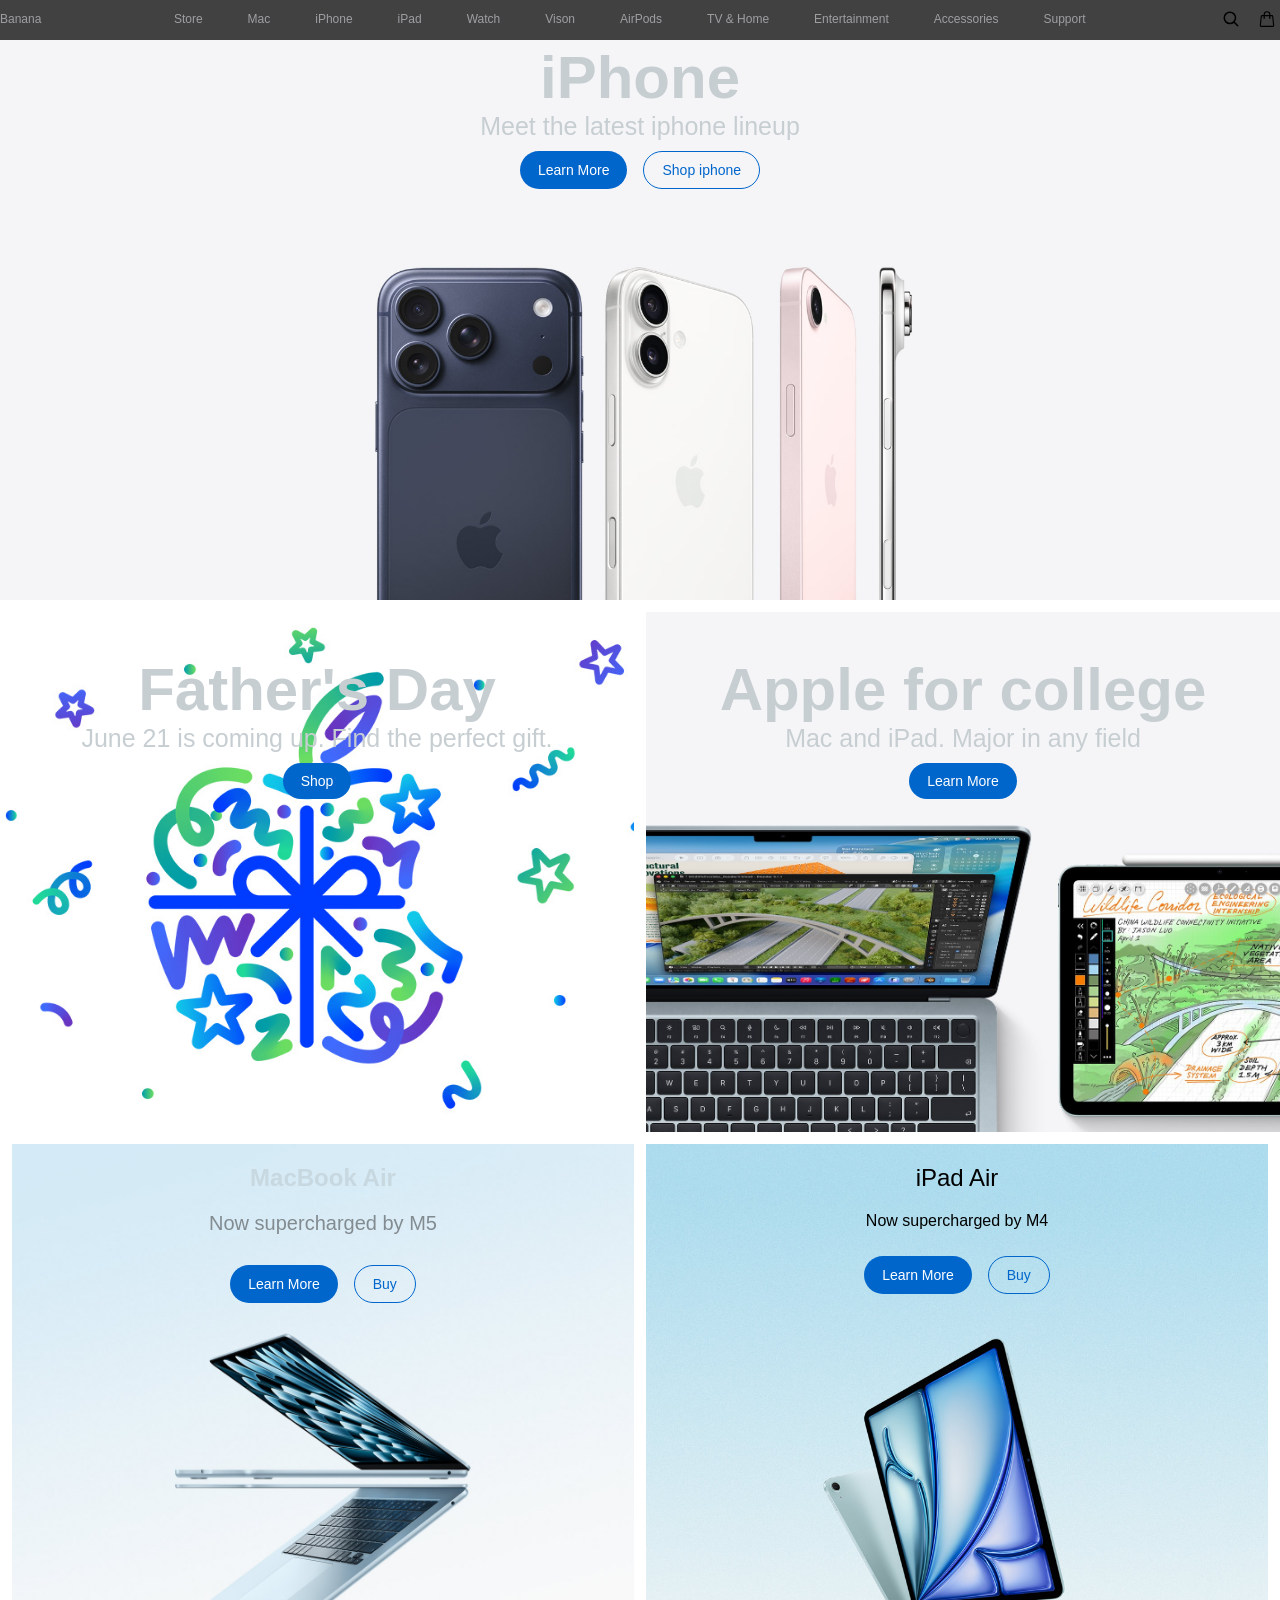
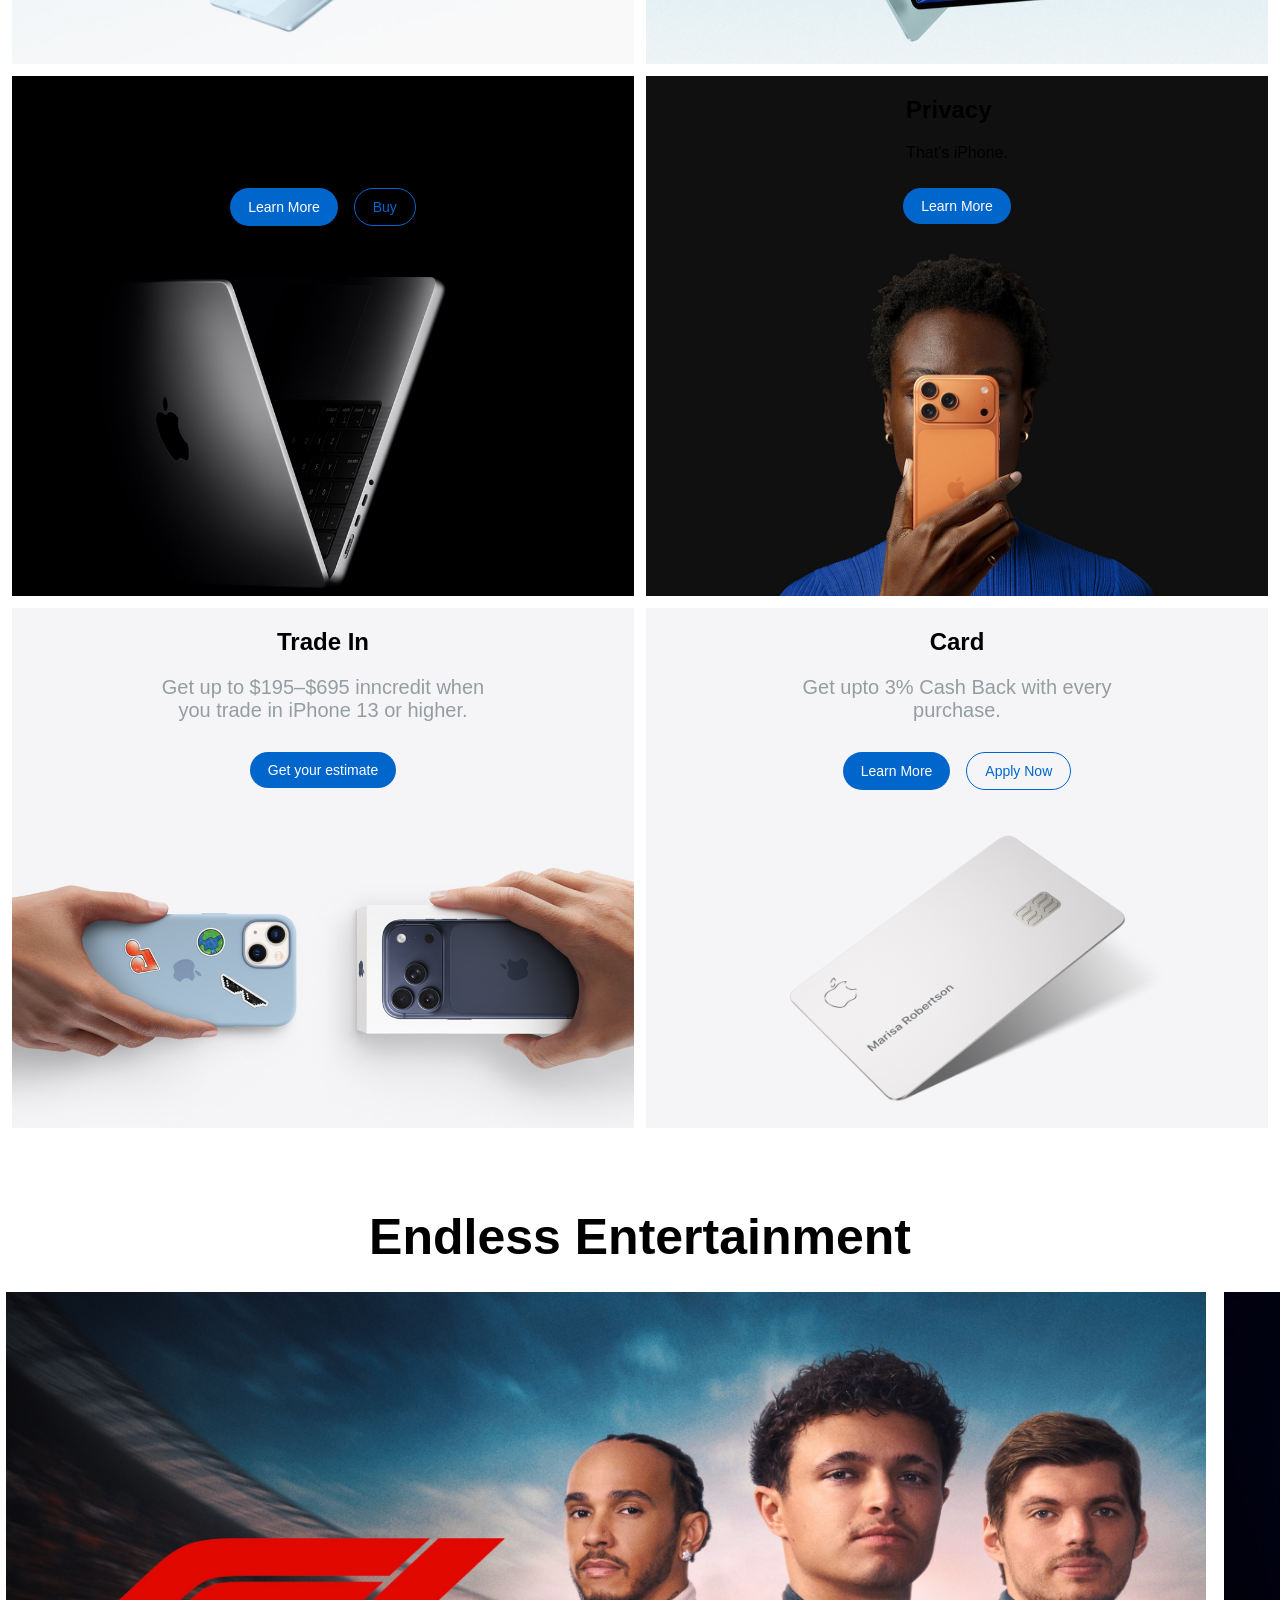
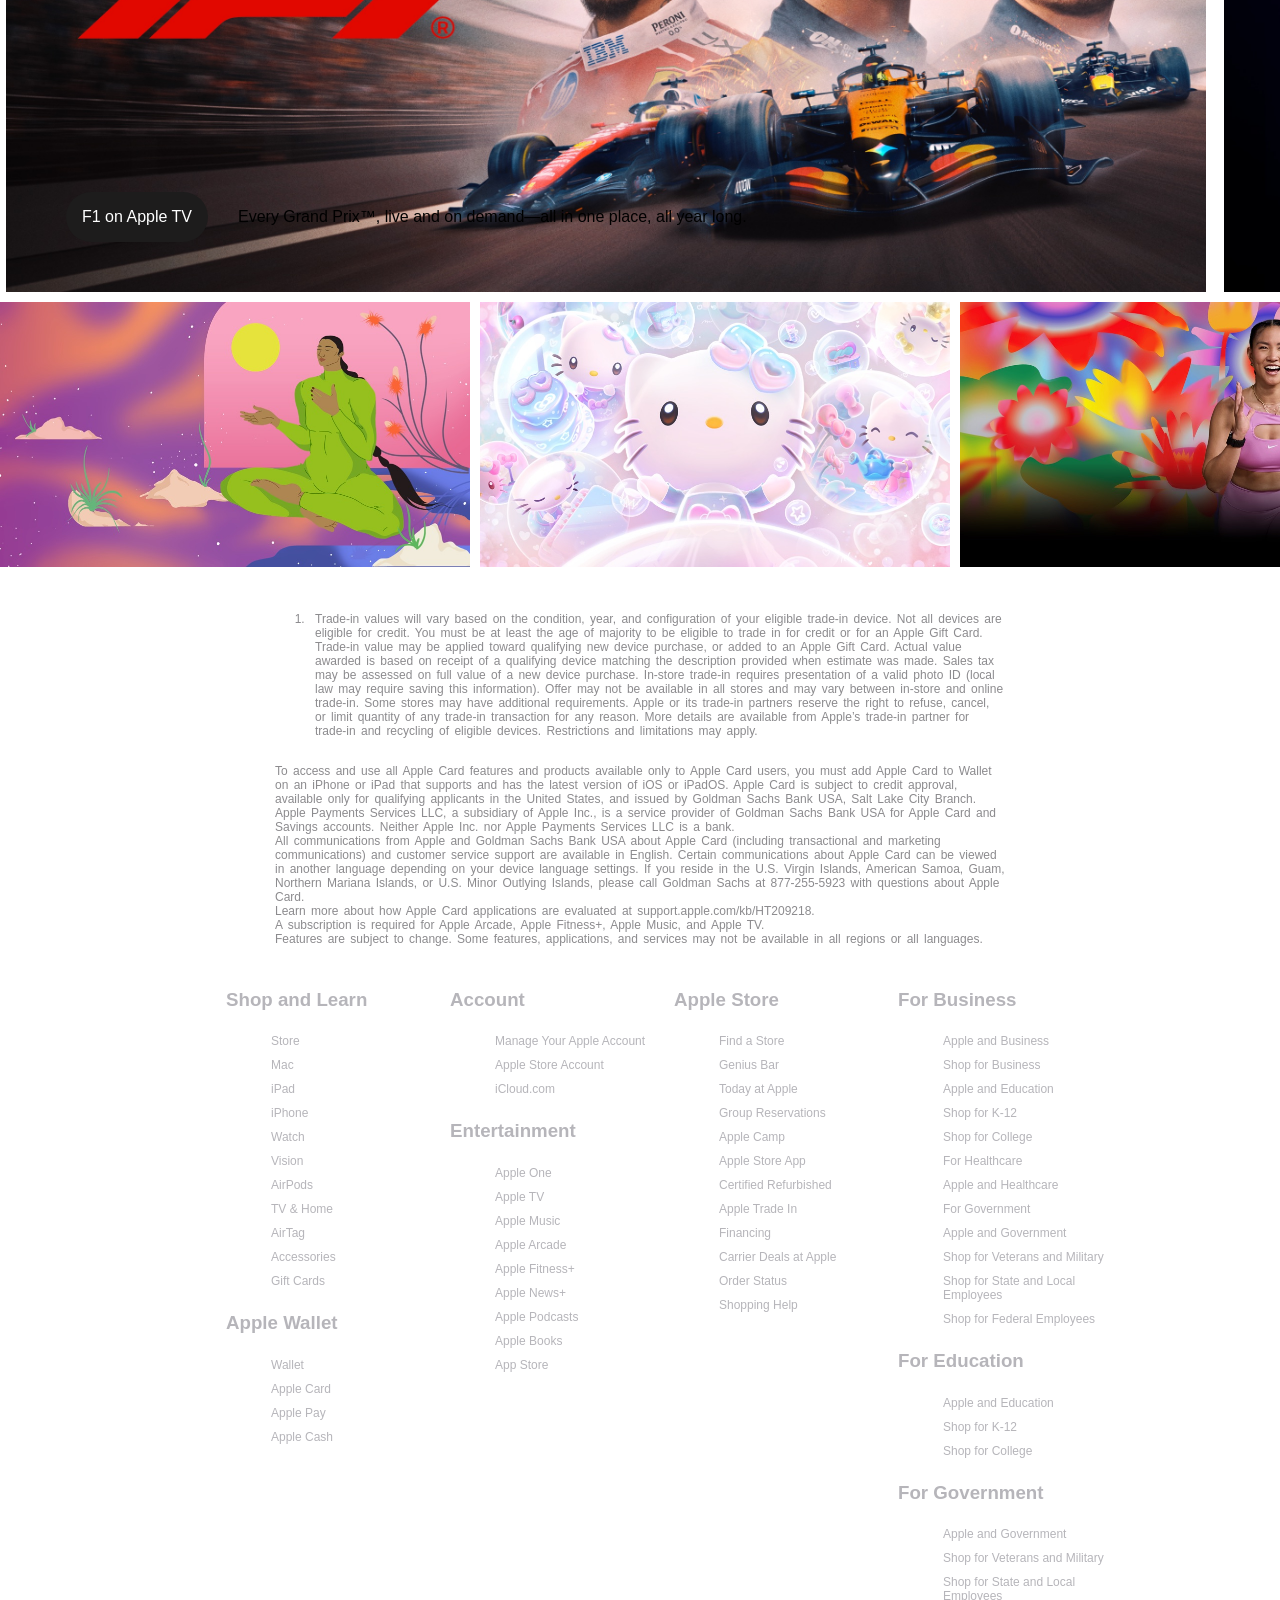
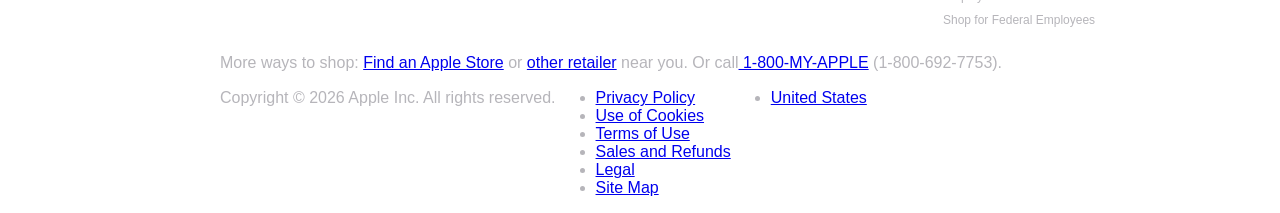
<file: html/index.html>
<!DOCTYPE html>
<html lang="en">
<head>
    <meta charset="UTF-8">
    <meta name="viewport" content="width=device-width, initial-scale=1.0">
    <link rel="stylesheet" href="https://fonts.googleapis.com/css?family=Lato" />
    <link rel="stylesheet" href="/css/main.css">
    <link rel="stylesheet" href="/css/header.css">
    <link rel="stylesheet" href="/css/hero.css">
    <link rel="stylesheet" href="/css/promo.css">
    <link rel="stylesheet" href="/css/footer.css">
    <link rel="stylesheet" href="/css/endlessentertainment.css">
    <link rel="preconnect" href="https://fonts.googleapis.com">
    <link rel="preconnect" href="https://fonts.gstatic.com" crossorigin>
    

    <title>Banana</title>
</head>
<body>
    <header>
            <nav class="navbar">
                <div class="logo">
                    <a href="index.html">Banana</a>
                </div>
                <div class="navlinks">
                    <ul>
                        <li class="storeitem">
                            <a href="store.html">Store</a>
                            <div class="storedropdown">
                            <div class="storedropdown_container">
                                <div class="column">
                                    <p>Shop</p>
                                    <div class="columnitems">
                                    <a class="big" href="#">Shop the Latest</a>
                                    <a class="big" href="#">Mac</a>
                                    <a class="big" href="#">iPad</a>
                                    <a class="big" href="#">Apple Vison</a>
                                    <a class="big" href="#">Apple Vison Pro</a>
                                    <a class="big" href="#">AirPods</a>
                                    <a class="big" href="#">Accessories</a>
                                    </div>
                                </div>
                                <div class="column">
                                    <p>Quick Links</p>
                                    <div class="columnitems">
                                    <a class="small" href="#">Find a Store</a>
                                    <a class="small" href="#">Order Status</a>
                                    <a class="small" href="#">Apple Tradein</a>
                                    <a class="small" href="#">Financing</a>
                                    </div>
                                </div>
                                <div class="column">
                                    <p>Shop Special Stores</p>
                                    <div class="columnitems">
                                    <a class="small" href="#">Certified refurbished</a>
                                    <a class="small" href="#">Education</a>
                                    <a class="small" href="#">Business</a>
                                    <a class="small" href="#">Government</a>
                                    </div>
                                </div>
                            </div>
                            </div>
                        </li>
                    
                        <li class="storeitem">
                            <a href=#>Mac</a>
                            <div class="storedropdown">
                            <div class="storedropdown_container">
                                <div class="column">
                                    <p>Explore Mac</p>
                                    <div class="columnitems">
                                        <a class="big" href="#">Explore All Mac</a>
                                        <a class="big" href="#">MacBook Neo</a>
                                        <a class="big" href="#">MacBook Air</a>
                                        <a class="big" href="#">MacBook Pro</a>
                                        <a class="big" href="#">iMac</a>
                                        <a class="big" href="#">Mac mini</a>
                                        <a class="big" href="#">Mac Studio</a>
                                        <a class="big" href="#">Displays</a>
                                    </div>
                                </div>
                                <div class="column">
                                    <p>Shop Mac</p>
                                    <div class="columnitems">
                                        <a href="#" class="small">Shop Mac</a>
                                        <a href="#" class="small">Help Me Choose</a>
                                        <a href="#" class="small">Mac Accessories</a>
                                        <a href="#" class="small">Apple Trade In</a>
                                        <a href="#" class="small">Financing</a>
                                        <a href="#" class="small">Personal Setup</a>
                                    </div>
                                </div>
                                <div class="column">
                                    <p>Shop Special Stores</p>
                                    <div class="columnitems">
                                    <a href="#" class="small">Mac Support</a>
                                    <a href="#" class="small">AppleCare</a>
                                    <a href="#" class="small">macOS 27 Preview</a>
                                    <a href="#" class="small">Apple Intelligence</a>
                                    <a href="#" class="small">Apps by Apple</a>
                                    <a href="#" class="small">Apple Creator Studio</a>
                                    <a href="#" class="small">Better with iPhone</a>
                                    <a href="#" class="small">iCloud+</a>
                                    <a href="#" class="small">Mac for Business</a>
                                    <a href="#" class="small">Education</a>
                                    </div>
                                </div>
                            </div>
                            </div>
                        </li>
                        <li class="storeitem">
                            <a href=#>iPhone</a>
                        <div class="storedropdown">
                            <div class="storedropdown_container">
                                <div class="column">
                                    <p>Explore iPhones</p>
                                    <div class="columnitems">
                                    <a href="#" class="big">Explore All iPhone</a>
                                    <a href="#" class="big">iPhone 17 Pro</a>
                                    <a href="#" class="big">iPhone Air</a>
                                    <a href="#" class="big">iPhone 17</a>
                                    <a href="#" class="big">iPhone 17e</a>
                                    <a href="#" class="big">iPhone 16</a>
                                    <a href="#" class="small">Compare iPhone</a>
                                    <a href="#" class="small">Switch from Android</a>
                                    </div>
                                </div>
                                <div class="column">
                                    <p>Shop iPhone</p>
                                    <div class="columnitems">
                                    <a href="#" class="small">Shop iPhone</a>
                                    <a href="#" class="small">iPhone Accessories</a>
                                    <a href="#" class="small">Apple Trade In</a>
                                    <a href="#" class="small">Carrier Deals at Apple</a>
                                    <a href="#" class="small">Financing</a>
                                    <a href="#" class="small">Personal Setup</a>
                                    </div>
                                </div>
                                <div class="column">
                                    <p>More from iPhone</p>
                                    <div class="columnitems">
                                    <a href="#" class="small">iPhone Support</a>
                                    <a href="#" class="small">AppleCare</a>
                                    <a href="#" class="small">iOS 27 Preview</a>
                                    <a href="#" class="small">Apple Intelligence</a>
                                    <a href="#" class="small">Apps by Apple</a>
                                    <a href="#" class="small">iPhone Privacy</a>
                                    <a href="#" class="small">Better with Mac</a>
                                    <a href="#" class="small">iCloud+</a>
                                    <a href="#" class="small">Wallet, Pay, Card</a>
                                    </div>
                                </div>
                            </div>
                            </div>
                        </li>
                        <li class="storeitem">
                            <a href=#>iPad</a>
                        <div class="storedropdown">
                            <div class="storedropdown_container">
                                <div class="column">
                                    <p>Explore iPad</p>
                                    <div class="columnitems">
                                    <a href="#" class="big">Explore All iPad</a>
                                    <a href="#" class="big">iPad Pro</a>
                                    <a href="#" class="big">iPad Air</a>
                                    <a href="#" class="big">iPad</a>
                                    <a href="#" class="big">iPad mini</a>
                                    <a href="#" class="big">Apple Pencil</a>
                                    <a href="#" class="big">Keyboards</a>
                                    <a href="#" class="small">Compare iPad</a>
                                    </div>
                                </div>
                                <div class="column">
                                    <p>Shop iPad</p>
                                    <div class="columnitems">
                                    <a href="#" class="small">Shop iPad</a>
                                    <a href="#" class="small">iPad Accessories</a>
                                    <a href="#" class="small">Apple Trade In</a>
                                    <a href="#" class="small">Financing</a>
                                    <a href="#" class="small">Personal Setup</a>
                                    </div>
                                </div>
                                <div class="column">
                                    <p>More from iPad</p>
                                    <div class="columnitems">
                                    <a href="#" class="small">iPad Support</a>
                                    <a href="#" class="small">AppleCare</a>
                                    <a href="#" class="small">iPadOS 27 Preview</a>
                                    <a href="#" class="small">Apple Intelligence</a>
                                    <a href="#" class="small">Apps by Apple</a>
                                    <a href="#" class="small">Apple Creator Studio</a>
                                    <a href="#" class="small">iCloud+</a>
                                    <a href="#" class="small">Education</a>
                                    </div>
                                </div>
                            </div>
                            </div>
                        </li>
                        <li class="storeitem">
                            <a href=#>Watch</a>
                        <div class="storedropdown">
                            <div class="storedropdown_container">
                                <div class="column">
                                    <p>Explore Watch</p>
                                    <div class="columnitems">
                                    <a href="#" class="big">Explore All Apple Watch</a>
                                    <a href="#" class="big">Apple Watch Series 11</a>
                                    <a href="#" class="big">Apple Watch SE 3</a>
                                    <a href="#" class="big">Apple Watch Ultra 3</a>
                                    <a href="#" class="big">Apple Watch Nike</a>
                                    <a href="#" class="big">Apple Watch Hermès</a>
                                    <a href="#" class="small">Compare Watch</a>
                                    <a href="#" class="small">Why Apple Watch</a>
                                    </div>
                                </div>
                                <div class="column">
                                    <p>Shop Watch</p>
                                    <div class="columnitems">
                                    <a href="#" class="small">Shop Apple Watch</a>
                                    <a href="#" class="small">Apple Watch Bands</a>
                                    <a href="#" class="small">Apple Watch Accessories</a>
                                    <a href="#" class="small">Apple Trade In</a>
                                    <a href="#" class="small">Financing</a>
                                    <a href="#" class="small">Personal Setup</a>
                                    </div>
                                </div>
                                <div class="column">
                                    <p>More from Watch</p>
                                    <div class="columnitems">
                                    <a href="#" class="small">Apple Watch Support</a>
                                    <a href="#" class="small">AppleCare</a>
                                    <a href="#" class="small">watchOS 27 Preview</a>
                                    <a href="#" class="small">Apple Watch For Your Kids</a>
                                    <a href="#" class="small">Apps by Apple</a>
                                    <a href="#" class="small">Apple Fitness+</a>
                                    <a href="#" class="small">Education</a>
                                    </div>
                                </div>
                            </div>
                            </div>
                        </li>
                        <li class="storeitem">
                            <a href=#>Vison</a>
                        <div class="storedropdown">
                            <div class="storedropdown_container">
                                <div class="column">
                                    <p>Shop</p>
                                    <div class="columnitems">
                                    <a href="#" class="big">Shop the Latest</a>
                                    <a href="#" class="big">Mac</a>
                                    <a href="#" class="big">iPad</a>
                                    <a href="#" class="big">Apple Vision</a>
                                    <a href="#" class="big">Apple Vision Pro</a>
                                    <a href="#" class="big">AirPods</a>
                                    <a href="#" class="big">Accessories</a>
                                    </div>
                                </div>
                                <div class="column">
                                    <p>Quick Links</p>
                                    <div class="columnitems">
                                    <a href="#" class="small">Find a Store</a>
                                    <a href="#" class="small">Order Status</a>
                                    <a href="#" class="small">Apple Tradein</a>
                                    <a href="#" class="small">Financing</a>
                                    </div>
                                </div>
                                <div class="column">
                                    <p>Shop Special Stores</p>
                                    <div class="columnitems">
                                    <a href="#" class="small">Certified Refurbished</a>
                                    <a href="#" class="small">Education</a>
                                    <a href="#" class="small">Business</a>
                                    <a href="#" class="small">Government</a>
                                    </div>
                                </div>
                            </div>
                            </div>
                        </li>
                        <li class="storeitem">
                            <a href=#>AirPods</a>
                        <div class="storedropdown">
                            <div class="storedropdown_container">
                                <div class="column">
                                    <p>Explore AirPods</p>
                                    <div class="columnitems">
                                    <a href="#" class="big">Explore All AirPods</a>
                                    <a href="#" class="big">AirPods 4</a>
                                    <a href="#" class="big">AirPods Pro 3</a>
                                    <a href="#" class="big">AirPods Max 2</a>
                                    <a href="#" class="small">Compare AirPods</a>
                                    </div>
                                </div>
                                <div class="column">
                                    <p>Shop AirPods</p>
                                    <div class="columnitems">
                                    <a href="#" class="small">Shop AirPods</a>
                                    <a href="#" class="small">AirPods Accessories</a>
                                    </div>
                                </div>
                                <div class="column">
                                    <p>More from AirPods</p>
                                    <div class="columnitems">
                                    <a href="#" class="small">AirPods Support</a>
                                    <a href="#" class="small">AppleCare</a>
                                    <a href="#" class="small">Hearing Health</a>
                                    <a href="#" class="small">Apple Music</a>
                                    <a href="#" class="small">Apple Fitness+</a>
                                    </div>
                                </div>
                            </div>
                            </div>
                        </li>
                        <li class="storeitem">
                            <a href=#>TV & Home</a>
                        <div class="storedropdown">
                            <div class="storedropdown_container">
                                <div class="column">
                                    <p>Explore TV & Home</p>
                                    <div class="columnitems">
                                    <a href="#" class="big">Explore TV & Home</a>
                                    <a href="#" class="big">Apple TV 4K</a>
                                    <a href="#" class="big">HomePod</a>
                                    <a href="#" class="big">HomePod mini</a>
                                    </div>
                                </div>
                                <div class="column">
                                    <p>Shop TV & Home</p>
                                    <div class="columnitems">
                                    <a href="#" class="small">Shop Apple TV 4K</a>
                                    <a href="#" class="small">Shop HomePod</a>
                                    <a href="#" class="small">Shop HomePod mini</a>
                                    <a href="#" class="small">Shop Siri Remote</a>
                                    <a href="#" class="small">TV & Home Accessories</a>
                                    </div>
                                </div>
                                <div class="column">
                                    <p>More from TV & Home</p>
                                    <div class="columnitems">
                                    <a href="#" class="small">Apple TV Support</a>
                                    <a href="#" class="small">HomePod Support</a>
                                    <a href="#" class="small">AppleCare for Apple TV</a>
                                    <a href="#" class="small">AppleCare for HomePod</a>
                                    <a href="#" class="small">Apple TV app</a>
                                    <a href="#" class="small">Apple TV</a>
                                    <a href="#" class="small">Home app</a>
                                    <a href="#" class="small">Apple Music</a>
                                    <a href="#" class="small">AirPlay</a>
                                    </div>
                                </div>
                            </div>
                            </div>
                        </li>
                        <li class="storeitem">
                            <a href=#>Entertainment</a>
                        <div class="storedropdown">
                            <div class="storedropdown_container">
                                <div class="column">
                                    <p>Explore Entertainment</p>
                                    <div class="columnitems">
                                    <a href="#" class="big">Explore Entertainment</a>
                                    <a href="#" class="big">Apple One</a>
                                    <a href="#" class="big">Apple TV</a>
                                    <a href="#" class="big">Apple Music</a>
                                    <a href="#" class="big">Apple Arcade</a>
                                    <a href="#" class="big">Apple Fitness+</a>
                                    <a href="#" class="big">Apple News+</a>
                                    <a href="#" class="big">Apple Podcasts</a>
                                    <a href="#" class="big">Apple Books</a>
                                    <a href="#" class="big">App Store</a>
                                    </div>
                                </div>
                                <div class="column">
                                    <p>Support</p>
                                    <div class="columnitems">
                                    <a href="#" class="small">Apple TV Support</a>
                                    <a href="#" class="small">Apple Music Support</a>
                                    </div>
                                </div>
                                
                            </div>
                            </div>
                        </li>
                        <li class="storeitem">
                            <a href=#>Accessories</a><div class="storedropdown">
                            <div class="storedropdown_container">
                                <div class="column">
                                    <p>Shop Accessories</p>
                                    <div class="columnitems">
                                    <a href="#" class="big">Shop All Accessories</a>
                                    <a href="#" class="big">Mac</a>
                                    <a href="#" class="big">iPad</a>
                                    <a href="#" class="big">iPhone</a>
                                    <a href="#" class="big">Apple Watch</a>
                                    <a href="#" class="big">Apple Vision Pro</a>
                                    <a href="#" class="big">AirPods</a>
                                    <a href="#" class="big">TV & Home</a>
                                    </div>
                                </div>
                                <div class="column">
                                    <p>Explore Accessories</p>
                                    <div class="columnitems">
                                    <a href="#" class="small">Made by Apple</a>
                                    <a href="#" class="small">Beats</a>
                                    <a href="#" class="small">AirTag</a>
                                    <a href="#" class="small">Assistive Technologies</a>
                                    </div>
                                </div>
                        
                            </div>
                            </div>
                        </li>
                        <li class="storeitem">
                            <a href=#>Support</a>
                        <div class="storedropdown">
                            <div class="storedropdown_container">
                                <div class="column">
                                    <p>Explore Support</p>
                                    <div class="columnitems">
                                    <a href="#" class="big">iPhone</a>
                                    <a href="#" class="big">Mac</a>
                                    <a href="#" class="big">iPad</a>
                                    <a href="#" class="big">Watch</a>
                                    <a href="#" class="big">Apple Vision Pro</a>
                                    <a href="#" class="big">AirPods</a>
                                    <a href="#" class="big">Music</a>
                                    <a href="#" class="big">TV</a>
                                    <a href="#" class="small">Explore Support</a>
                                    </div>
                                </div>
                                <div class="column">
                                    <p>Get Help</p>
                                    <div class="columnitems">
                                    <a href="#" class="small">Community</a>
                                    <a href="#" class="small">Check Coverage</a>
                                    <a href="#" class="small">Genius Bar</a>
                                    <a href="#" class="small">Repair</a>
                                    </div>
                                </div>
                                <div class="column">
                                    <p>Helpful topics</p>
                                    <div class="columnitems">
                                    <a href="#" class="small">Get AppleCare</a>
                                    <a href="#" class="small">Apple Account and Password</a>
                                    <a href="#" class="small">Billing & Subscriptions</a>
                                    <a href="#" class="small">Accessibility</a>
                                    </div>
                                </div>
                            </div>
                            </div>
                        </li>
                    </ul>
                </div>
                <div class="icons">
                <div class="storeitem">
                    <svg xmlns="http://www.w3.org/2000/svg" height="18" fill="none" viewBox="0 0 24 24" stroke-width="2" stroke="currentColor" class="size-6">
                    <path stroke-linecap="round" stroke-linejoin="round" d="m21 21-5.197-5.197m0 0A7.5 7.5 0 1 0 5.196 5.196a7.5 7.5 0 0 0 10.607 10.607Z" />
                    </svg>
                      <div class="storedropdown">
                            <div class="storedropdown_container">
                                <div class="column">
                                    <p>Shop</p>
                                    <div class="columnitems">
                                    <a id="big" href="#">Shop the Latest</a>
                                    <a id="big" href="#">Mac</a>
                                    <a id="big" href="#">iPad</a>
                                    <a id="big" href="#">Apple Vison</a>
                                    <a id="big" href="#">Apple Vison Pro</a>
                                    <a id="big" href="#">AirPods</a>
                                    <a id="big" href="#">Accessories</a>
                                    </div>
                                </div>
                                <div class="column">
                                    <p>Quick Links</p>
                                    <div class="columnitems">
                                    <a id="small" href="#">Find a Store</a>
                                    <a id="small" href="#">Order Status</a>
                                    <a id="small" href="#">Apple Tradein</a>
                                    <a id="small" href="#">Financing</a>
                                    </div>
                                </div>
                                <div class="column">
                                    <p>Shop Special Stores</p>
                                    <div class="columnitems">
                                    <a id="small" href="#">Certified refurbished</a>
                                    <a id="small" href="#">Education</a>
                                    <a id="small" href="#">Business</a>
                                    <a id="small" href="#">Government</a>
                                    </div>
                                </div>
                            </div>
                            </div>
                </div>
                <div class="svgicons">
                    <svg xmlns="http://www.w3.org/2000/svg" height="18" fill="none" viewBox="0 0 24 24" stroke-width="1.5" stroke="currentColor" class="size-6">
                    <path stroke-linecap="round" stroke-linejoin="round" d="M15.75 10.5V6a3.75 3.75 0 1 0-7.5 0v4.5m11.356-1.993 1.263 12c.07.665-.45 1.243-1.119 1.243H4.25a1.125 1.125 0 0 1-1.12-1.243l1.264-12A1.125 1.125 0 0 1 5.513 7.5h12.974c.576 0 1.059.435 1.119 1.007ZM8.625 10.5a.375.375 0 1 1-.75 0 .375.375 0 0 1 .75 0Zm7.5 0a.375.375 0 1 1-.75 0 .375.375 0 0 1 .75 0Z" />
                    </svg>
                </div>    

                   
                </div>
            </nav>
       
    </header>
    <div class="backdrop"></div>
    <!-- for blur backdrop during dropdown, visibility:hidden -->

    <main class="main">
        <section class="hero" id="hero">
            <div class="titlewrapper_herotop" style="background-image: url(/images/heroiphone.jpg);">
                <a href="#"></a>
                <div class="titlecontent">
                    <div class="titlecontenttypography">
                        <h1>iPhone</h1>
                        <p>Meet the latest iphone lineup</p>
                    </div>
                    <div class="titlebuttons">
                        <button class="herolearnmore"><a href=#>Learn More</a></button>
                        <button class="heroshopiphone"><a href=#>Shop iphone</a></button>
                    </div>
                </div>
            </div>
        
            <div class="herorow">
                <div class="titlewrapper_fathersday" style="background-image: url(/images/fatherday.jpg);">
                    <a href="#"></a>
                    <div class="titlecontent">
                        <div class="titlecontenttypography">
                            <h1>Father's Day</h1>
                            <p>June 21 is coming up. Find the perfect gift.</p>
                        </div>
                        <div class="titlebuttons">
                            <button class="heroshopbutton"><a href=#>Shop</a></button>
                        </div>
         
                    </div>
                </div>

                <div class="titlewrapper_appleforcollege" style="background-image: url(/images/heroappleforcollege.jpg);">
                    <a href="#"></a>
                    <div class="titlecontent">
                        <div class="titlecontenttypography">
                            <h1>Apple for college</h1>
                            <p>Mac and iPad. Major in any field</p>
                        </div>
                        <div class="titlebuttons">
                            <button class="herolearnmore"><a href=#>Learn More</a></button>
                        </div>
                    </div>
                </div>
            </div>
        </section>

        <section class="promo" id="promo">
                <div class="titlewrappermacbookair" id="macbookair" style="background-image: url(/images/macbookair.jpg);">
                <a href="#"></a>
                <div class="titlecontent">
                    <div class="titlecontenttypography_macbookair">
                        <h1>MacBook Air</h1>
                        <p>Now supercharged by M5</p>
                    </div>
                    <div class="titlebuttons">
                        <button class="promolearnmore"><a href=#>Learn More</a></button>
                        <button class="promobuy"><a href=#>Buy</a></button>
                    </div>
                </div> 
                </div>

                <div class="titlewrapperipadair" id="ipadair" style="background-image: url(/images/ipadair.jpg);">
                <a href="#"></a>
                <div class="titlecontent">
                    <div class="titlecontenttypography_ipadair">
                        <h1>iPad Air</h1>
                        <p>Now supercharged by M4</p>
                    </div>
                    <div class="titlebuttons">
                        <button class="promolearnmore"><a href=#>Learn More</a></button>
                        <button class="promobuy"><a href=#>Buy</a></button>
                    </div>
                </div> 
                </div>

                <div class="titlewrappermacbookpro" id="macbookpro" style="background-image: url(/images/macbookpro.jpg);">
                <a href="#"></a>
                <div class="titlecontent">
                    <div class="titlecontenttypography_macbookpro" >
                        <h1>MacBook Pro</h1>
                        <p>Now with M5, M5 Pro and M5 Max.</p>
                    </div>
                    <div class="titlebuttons">
                        <button class="promolearnmore"><a href=#>Learn More</a></button>
                        <button class="promobuy"><a href=#>Buy</a></button>
                    </div>          
                </div> 
                </div>

                <div class="titlewrapperprivacy" id="privacy" style="background-image: url(/images/privacy.jpg);">
                <a href="#"></a>
                <div class="titlecontent">
                    <div class="titlecontenttypography_privacy" >
                        <h1>Privacy</h1>
                        <p>That's iPhone.</p>
                    </div>
                    <div class="titlebuttons">
                        <button class="promolearnmore"><a href=#>Learn More</a></button>
                    </div>
       
                </div> 
                </div>

                <div class="titlewrappertradein" id="tradein" style="background-image: url(/images/tradein.jpg);">
                <a href="#"></a>
                <div class="titlecontent">
                    <div class="titlecontenttypography_tradein" >
                        <h1>Trade In</h1>
                        <p>Get up to $195–$695 inncredit when you trade in iPhone 13 or higher.</p>
                    </div>
                    <div class="titlebuttons">
                        <button class="promolearnmore"><a href=#>Get your estimate</a></button>
                        
                    </div>
       
                </div> 
                </div>

                <div class="titlewrappercard" id="card" style="background-image: url(/images/card.jpg);">
                <a href="#"></a>
                <div class="titlecontent">
                    <div class="titlecontenttypography_card" >
                        <h1>Card</h1>
                        <p>Get upto 3% Cash Back with every purchase.</p>
                    </div>
                    <div class="titlebuttons">
                        <button class="promolearnmore"><a href=#>Learn More</a></button>
                        <button class="promobuy"><a href=#>Apply Now</a></button>
                    </div>            
                </div>
                </div> 
        </section>

        <section class="endless-entertainment" id="endless-entertainment">
            <div class="endless-entertainment">
                <div class="endless-entertainment-heading">
                    <h1>Endless Entertainment</h1>
                </div>
                <div class="container">
                    <div class="moviecards_carousel">
                        <div class="carousel_items1">
                            <img id="movieimg" src="/images/carouselitem1.jpg">
                            <div class="carouselbtn_items">
                                <button class="carouselbtn">F1 on Apple TV</button>
                                <p>Every Grand Prix™, live and on demand—all in one place, all year long.</p>
                            </div>
                        </div>
                       <div class="carousel_items1">
                            <img id="movieimg" src="/images/carouselitem2.jpg">
                            <div class="carouselbtn_items">
                                <button class="carouselbtn">F1 on Apple TV</button>
                                <p>Every Grand Prix™, live and on demand—all in one place, all year long.</p>
                            </div>
                        </div>
                        <div class="carousel_items1">
                            <img id="movieimg" src="/images/carouselitem3.jpg">
                            <div class="carouselbtn_items">
                                <button class="carouselbtn">F1 on Apple TV</button>
                                <p>Every Grand Prix™, live and on demand—all in one place, all year long.</p>
                            </div>
                        </div>
                        <div class="carousel_items1">
                            <img id="movieimg" src="/images/carouselitem4.jpg">
                            <div class="carouselbtn_items">
                                <button class="carouselbtn">F1 on Apple TV</button>
                                <p>Every Grand Prix™, live and on demand—all in one place, all year long.</p>
                            </div>
                        </div>
                        <div class="carousel_items1">
                            <img id="movieimg" src="/images/carouselitem5.jpg">
                            <div class="carouselbtn_items">
                                <button class="carouselbtn">F1 on Apple TV</button>
                                <p>Every Grand Prix™, live and on demand—all in one place, all year long.</p>
                            </div>
                        </div>
                        <div class="carousel_items1">
                            <img id="movieimg" src="/images/carouselitem6.jpg">
                            <div class="carouselbtn_items">
                                <button class="carouselbtn">F1 on Apple TV</button>
                                <p>Every Grand Prix™, live and on demand—all in one place, all year long.</p>
                            </div>
                        </div>
                        <div class="carousel_items1">
                            <img id="movieimg" src="/images/carouselitem7.jpg">
                            <div class="carouselbtn_items">
                                <button class="carouselbtn">F1 on Apple TV</button>
                                <p>Every Grand Prix™, live and on demand—all in one place, all year long.</p>
                            </div>
                        </div>
                        <div class="carousel_items1">
                            <img id="movieimg" src="/images/carouselitem8.jpg">
                            <div class="carouselbtn_items">
                                <button class="carouselbtn">F1 on Apple TV</button>
                                <p>Every Grand Prix™, live and on demand—all in one place, all year long.</p>
                            </div>
                        </div>
                        <div class="carousel_items1">
                            <img id="movieimg" src="/images/carouselitem9.jpg">
                            <div class="carouselbtn_items">
                                <button class="carouselbtn">F1 on Apple TV</button>
                                <p>Every Grand Prix™, live and on demand—all in one place, all year long.</p>
                            </div>
                        </div>
                    </div>
                    <div class="services_carousel">
                            <div class="servicescarousel1">
                                <img id="servicesimg" src="/images/servicescarousel.jpg">
                            </div>
                            <div class="servicescarousel1">
                                <img id="servicesimg" src="/images/servicescarousel2.jpg">
                            </div>
                            <div class="servicescarousel1">
                                <img id="servicesimg" src="/images/servicescarouse3.jpg">
                            </div>
                            <div class="servicescarousel1">
                                <img id="servicesimg" src="/images/servicescarouse4.jpg">
                            </div>
                            <div class="servicescarousel1">
                                <img id="servicesimg" src="/images/servicescarouse5.jpg">
                            </div>
                            <div class="servicescarousel1">
                                <img id="servicesimg" src="/images/servicescarousel6.jpg">
                            </div>
                            <div class="servicescarousel1">
                                <img id="servicesimg" src="/images/servicescarousel7.jpg">
                            </div>
                              <div class="servicescarousel1">
                                <img id="servicesimg" src="/images/servicescarousel.jpg">
                            </div>
                            <div class="servicescarousel1">
                                <img id="servicesimg" src="/images/servicescarousel2.jpg">
                            </div>
                            <div class="servicescarousel1">
                                <img id="servicesimg" src="/images/servicescarouse3.jpg">
                            </div>
                            <div class="servicescarousel1">
                                <img id="servicesimg" src="/images/servicescarouse4.jpg">
                            </div>
                            <div class="servicescarousel1">
                                <img id="servicesimg" src="/images/servicescarouse5.jpg">
                            </div>
                            <div class="servicescarousel1">
                                <img id="servicesimg" src="/images/servicescarousel6.jpg">
                            </div>
                            <div class="servicescarousel1">
                                <img id="servicesimg" src="/images/servicescarousel7.jpg">
                            </div>
                    </div>
                </div>
            </div>
        </section>

    <footer>
        <div class="footer_content">
            <section class="footer_list">
                <ol>
                    <li id="footer_list_li1">
                        Trade‑in values will vary based on the condition, year, and configuration of your eligible trade‑in device. Not all devices are eligible for credit. You must be at least the age of majority to be eligible to trade in for credit or for an Apple Gift Card. Trade‑in value may be applied toward qualifying new device purchase, or added to an Apple Gift Card. Actual value awarded is based on receipt of a qualifying device matching the description provided when estimate was made. Sales tax may be assessed on full value of a new device purchase. In‑store trade‑in requires presentation of a valid photo ID (local law may require saving this information). Offer may not be available in all stores and may vary between in‑store and online trade‑in. Some stores may have additional requirements. Apple or its trade‑in partners reserve the right to refuse, cancel, or limit quantity of any trade‑in transaction for any reason. More details are available from Apple’s trade-in partner for trade‑in and recycling of eligible devices. Restrictions and limitations may apply.
                    </li>
                </ol>
                <ul id="footer_list_li2">
                    <li>To access and use all Apple Card features and products available only to Apple Card users, you must add Apple Card to Wallet on an iPhone or iPad that supports and has the latest version of iOS or iPadOS. Apple Card is subject to credit approval, available only for qualifying applicants in the United States, and issued by Goldman Sachs Bank USA, Salt Lake City Branch.</li>
                    <li>Apple Payments Services LLC, a subsidiary of Apple Inc., is a service provider of Goldman Sachs Bank USA for Apple Card and Savings accounts. Neither Apple Inc. nor Apple Payments Services LLC is a bank.</li>
                    <li>All communications from Apple and Goldman Sachs Bank USA about Apple Card (including transactional and marketing communications) and customer service support are available in English. Certain communications about Apple Card can be viewed in another language depending on your device language settings. If you reside in the U.S. Virgin Islands, American Samoa, Guam, Northern Mariana Islands, or U.S. Minor Outlying Islands, please call Goldman Sachs at 877-255-5923 with questions about Apple Card.</li>
                    <li>Learn more about how Apple Card applications are evaluated at support.apple.com/kb/HT209218.</li>
                    <li>A subscription is required for Apple Arcade, Apple Fitness+, Apple Music, and Apple TV.</li>
                    <li>Features are subject to change. Some features, applications, and services may not be available in all regions or all languages.</li>
                </ul>
            </section>  
        </div>
    
    <div class="footernav">
        <div class="footercolumn">
            <div class="footercolumn_section">
                <h3>Shop and Learn</h3>
                <ul class="footercolumn_section_items">
                    <li><a href="#">Store</a></li>
                    <li><a href="#">Mac</a></li>
                    <li><a href="#">iPad</a></li>
                    <li><a href="#">iPhone</a></li>
                    <li><a href="#">Watch</a></li>
                    <li><a href="#">Vision</a></li>
                    <li><a href="#">AirPods</a></li>
                    <li><a href="#">TV & Home</a></li>
                    <li><a href="#">AirTag</a></li>
                    <li><a href="#">Accessories</a></li>
                    <li><a href="#">Gift Cards</a></li>
                </ul>
            </div>
            <div class="footercolumn_section">
                <h3>Apple Wallet</h3>
                <ul class="footercolumn_section_items">
                    <li><a href="#">Wallet</a></li>
                    <li><a href="#">Apple Card</a></li>
                    <li><a href="#">Apple Pay</a></li>
                    <li><a href="#">Apple Cash</a></li>
                </ul>
            </div>
        </div>
        <div class="footercolumn">
            <div class="footercolumn_section">
                <h3>Account</h3>
                <ul class="footercolumn_section_items">
                    <li><a href="#">Manage Your Apple Account</a></li>
                    <li><a href="#">Apple Store Account</a></li>
                    <li><a href="#">iCloud.com</a></li>
                    
                </ul>
            </div>
            <div class="footercolumn_section">
                <h3>Entertainment</h3>
                <ul class="footercolumn_section_items">
                    <li><a href="#">Apple One</a></li>
                    <li><a href="#">Apple TV</a></li>
                    <li><a href="#">Apple Music</a></li>
                    <li><a href="#">Apple Arcade</a></li>
                    <li><a href="#">Apple Fitness+</a></li>
                    <li><a href="#">Apple News+</a></li>
                    <li><a href="#">Apple Podcasts</a></li>
                    <li><a href="#">Apple Books</a></li>
                    <li><a href="#">App Store</a></li>
                </ul>
            </div>
        </div>
        <div class="footercolumn">
            <div class="footercolumn_section">
                <h3>Apple Store</h3>
                <ul class="footercolumn_section_items">
                   <li><a href="#">Find a Store</a></li>
                    <li><a href="#">Genius Bar</a></li>
                    <li><a href="#">Today at Apple</a></li>
                    <li><a href="#">Group Reservations</a></li>
                    <li><a href="#">Apple Camp</a></li>
                    <li><a href="#">Apple Store App</a></li>
                    <li><a href="#">Certified Refurbished</a></li>
                    <li><a href="#">Apple Trade In</a></li>
                    <li><a href="#">Financing</a></li>
                    <li><a href="#">Carrier Deals at Apple</a></li>
                    <li><a href="#">Order Status</a></li>
                    <li><a href="#">Shopping Help</a></li>                  
                </ul>
            </div>
        </div>
        <div class="footercolumn">
            <div class="footercolumn_section">
                <h3>For Business</h3>
                <ul class="footercolumn_section_items">
                    <li><a href="#">Apple and Business</a></li>
                    <li><a href="#">Shop for Business</a></li>
                
                    <li><a href="#">Apple and Education</a></li>
                    <li><a href="#">Shop for K-12</a></li>
                    <li><a href="#">Shop for College</a></li>
                    <li><a href="#">For Healthcare</a></li>
                    <li><a href="#">Apple and Healthcare</a></li>
                    <li><a href="#">For Government</a></li>
                    <li><a href="#">Apple and Government</a></li>
                    <li><a href="#">Shop for Veterans and Military</a></li>
                    <li><a href="#">Shop for State and Local Employees</a></li>
                    <li><a href="#">Shop for Federal Employees</a></li>               
                </ul>
            </div>
            <div class="footercolumn_section">
                <h3>For Education</h3>
                <ul class="footercolumn_section_items">
                    <li><a href="#">Apple and Education</a></li>
                    <li><a href="#">Shop for K-12</a></li>
                    <li><a href="#">Shop for College</a></li>              
                </ul>
            </div>
            <div class="footercolumn_section">
                <h3>For Government</h3>
                <ul class="footercolumn_section_items">
                    <li><a href="#">Apple and Government</a></li>
                    <li><a href="#">Shop for Veterans and Military</a></li>
                    <li><a href="#">Shop for State and Local Employees</a></li>
                    <li><a href="#">Shop for Federal Employees</a></li>                          
                </ul>
            </div>
        </div>

    </div>
    <section class="endfooter">
        <div class="endfooter_shop">
            More ways to shop: 
            <a href="#">Find an Apple Store</a> or <a href="#">other retailer</a> near you. Or call<a href="#"> 1-800-MY-APPLE</a> (1-800-692-7753).
        </div>
        <div class="endfooter_legal">
            <div class="endfooter_copyright">
                <p>Copyright © 2026 Apple Inc. All rights reserved.</p>
            </div>
            <div class="endfooter_legallinks">
                <ul id="endfooter_legallinks_items">
                    <li><a href="#">Privacy Policy</a></li>
                    <li><a href="#">Use of Cookies</a></li>
                    <li><a href="#">Terms of Use</a></li>
                    <li><a href="#">Sales and Refunds</a></li>
                    <li><a href="#">Legal</a></li>
                    <li><a href="#">Site Map</a></li>
                </ul>
            </div>
            <div class="endfooter_legal_USA">
                <ul id="endfooter_legal_USA_item">
                    <li><a href="#">United States</a></li>
                </ul>
            </div>
        </div>

    </section>
    </footer>
    </main>
    
</body>
</html>
</file>
<file: css/main.css>
*{
   font-family: sans-serif;
   
}
body {
   margin: 0;
}
.section{
    display: grid;
    grid-template-columns: auto;
    text-align: center;
    margin-bottom: 10px;
}
</file>
<file: css/header.css>
header{
    position: fixed;
    top: 0;
    left: 0;
    width: 100%;
    z-index: 999;
    height: 40px;
    font-size: 12px;
    background: rgba(34, 34, 36, 0.856);
    backdrop-filter: blur(20px);
    transition: background 0.3s ease, backdrop-filter 0.3s ease;
}
nav{
    display: flex;
    background: transparent;
    width: 100%;
}
.navbar{
    position: relative;
    display: flex;
    justify-content: space-between;
    align-items: center;
    gap: 16px;
    padding: 10px 0;
    width: 100%;
    background: transparent;
}
.navlinks{
    display: flex;
    cursor: default;
    width: auto;
    justify-content: flex-start;
    flex-wrap: nowrap;
    overflow-x: auto;
}
.navlinks ul{
    display: flex;
    flex-wrap: nowrap;
    list-style: none;
    gap:45px;
    width: auto;
    justify-content: flex-start;
    padding: 0;
    margin: 0;
}
.navlinks a{
    white-space: nowrap;
    color: #dcdbe0;
    opacity: 60%;
    text-decoration: none;
}
.logo{
    display: flex;
    align-items: center;
}
.logo a{
    text-decoration: none;
    gap:20px;
    color: #dcdbe0;
    opacity: 60%;
}
.icons{
    display: flex;
    align-items: center;
    gap: 10px;
}
.icons a{
    text-decoration: none;
    gap:20px;
    color: #dcdbe0;
    opacity: 60%;
}

/* dropdowns */
.storedropdown {
    display: flex;
    opacity: 0;
    visibility: hidden;
    pointer-events: none;
    background: rgba(34, 34, 36, 0.8);
    position: absolute;
    top: 100%;
    left: 0;
    z-index: 999;
    overflow: hidden;
    width: 100vw;
    max-width: 100vw;
    transform: translateY(-25px);
    transition: opacity 0.25s ease, transform 0.25s ease, background 0.25s ease;
}

/* :hover is mouse and :focus-within is keyboard. Same behavior, different input method. */
.storeitem:hover .storedropdown,
.storeitem:focus-within .storedropdown {
    opacity: 1;
    visibility: visible;
    pointer-events: auto;
    background: rgb(31, 31, 32);
    transform: translateY(0);
}

.storedropdown_container{
    display: flex;
    flex-direction: row;
    margin-left: calc(0% + 290px);
    padding-bottom: 80px;
    gap: 40px;
    margin-top: 12px;
}
header:has(.storeitem:hover){
    background: rgba(31, 31, 32, 1);
}

.column .columnitems{
    display: flex;
    flex-direction: column;
}
.columnitems a.big{
    font-size: 25px;
    font-weight: 550;
    word-spacing: 0.5px;
    padding: 6px;
    color: #dcdbe0;
}
.columnitems a.small{
    font-size: 12px;
    font-weight: 600;
    word-spacing: 0.5px;
    padding: 4px;
}
.column{
    font-family: sans-serif;
    font-size: 12px;
    color: #78787b;
}
/* backdrop */
.backdrop{
    position: fixed;
    z-index: 998;
    height: 100%;
    width: 100%;
    backdrop-filter: blur(25px);
    background: rgba(0, 0, 0, 0.2);
    opacity: 0;
    visibility: hidden;
    pointer-events: none;
    transition: opacity 0.25s ease, visibility 0.25s ease, background 0.25s ease;
}
header:has(.storeitem:hover) ~ .backdrop {
    opacity: 1;
    visibility: visible;
    pointer-events: auto;
}

/* svg icons */

svg{
    display: flex;
    padding: 0 4px; 
}
svg:hover .storedropdown{
    
    opacity: 1;
    visibility: visible;
    pointer-events: auto;
    background: rgb(31, 31, 32);
    transform: translateY(0);
}
</file>
<file: css/hero.css>
.hero{
    display: flex;
    flex-direction: column;
    align-items: center;
    gap: 12px;
}
.hero .titlewrapper_herotop{
    display: flex;
    justify-content: center;
    align-items: flex-start;
    width: 100%;
    margin: 0 auto;
    height: 600px;
    background-size: cover;
    background-position: center;
    background-repeat: no-repeat;
}

.herorow{
    display: grid;
    grid-template-columns: repeat(2, minmax(0, 1fr));
    gap: 12px;
    width: 100%;
    margin-bottom: 12px;
}

.hero .titlewrapper_appleforcollege{
    display: flex;
    justify-content: center;
    align-items: flex-start;
    max-width: 100%;
    min-height: 520px;
    background-size:cover;
    background-position: center;
    background-repeat: no-repeat;
    width: 100%;
  
}
.hero .titlewrapper_fathersday{
    display: flex;
    justify-content: center;
    align-items: flex-start;
    max-width: 100%;
    min-height: 520px;
    background-size: cover;
    background-position: center;
    background-repeat: no-repeat;
   
}
/* typography */
.hero .titlecontent{
    display: flex;
    justify-content: center;
    align-items: center;
    flex-direction: column;
    gap: 10px;
    margin-top: 25px;
}

.hero .titlecontenttypography h1{
    font-size: 60px;
    font-weight: 550;
    text-align: center;
    flex-wrap: wrap;
    color: #c7ced2 ;
    margin: 0;
    margin-top: 18px;
}
.hero .titlecontenttypography p{
    font-size: 25px;
    font-weight: 50;
    text-align: center;
    flex-wrap: wrap;
    color: #c7ced2 ;
    margin: 0;
}

/* buttons */

.titlebuttons{
    display: flex;
    justify-content: center;
    gap: 1rem;
    flex-wrap: wrap;
}
.titlebuttons button{
    border: none;
    border-radius: 9999px;
    padding: 10px 18px;
    font-size: 14px;
    font-weight: 10;
    cursor: pointer;
    transition: background-color 0.2s ease, color 0.2s ease, transform 0.2s ease;
}
.titlebuttons button:hover{
   background-color: #1571cd;
   color: white;
}
.titlebuttons a{
    color: inherit;
    text-decoration: none;
    display: inline-block;
}
.titlebuttons button:hover .heroshopiphone,
.titlebuttons button:hover .herolearmore{
    opacity: 0.8;

}
.herolearnmore{
    background: #0066CC;
    color: #fff;
}
.heroshopiphone{
    background: transparent;
    color: #0066CC;
    border: 0.7px solid #0066CC !important;
}
.heroshopbutton{
    background: #0066CC;
    color: #fff;
}
</file>
<file: css/promo.css>
.promo{
    display: grid;
    grid-template-columns: repeat(2, minmax(0, 1fr));
    gap: 12px;
    margin: 0 12px;
}
/* cards */
.promo .titlewrappermacbookair{
    width: 100%; 
    background-size: cover;
    background-position: center;
    background-repeat: no-repeat;
    max-width: 100%;
    min-height: 520px;
   
}
.promo .titlewrapperipadair{
   
    width: 100%;
    background-size: cover;
    background-position: center;
    background-repeat: no-repeat;
    max-width: 100%;


    min-height: 520px;
}
.promo .titlewrappermacbookpro{
    width: 100%;
    background-size: cover;
    background-position: center;
    background-repeat: no-repeat;
    max-width: 100%;
  

    min-height: 520px;
}
.promo .titlewrapperprivacy{
    width: 100%;
    background-size: cover;
    background-position: center;
    background-repeat: no-repeat;
    max-width: 100%;
    min-height: 520px;
}
.promo .titlewrappertradein{
    width: 100%;
    background-size: cover;
    background-position: center;
    background-repeat: no-repeat;
    max-width: 100%;
  

    min-height: 520px;
}
.promo .titlewrappercard{
    width: 100%;
    background-size: cover;
    background-position: center;
    background-repeat: no-repeat;
    max-width: 100%;
    min-height: 520px;
}

/* typography */

.promo .titlecontent{
    display: flex;
    justify-content: center;
    align-items: center;
    flex-direction: column;
    gap: 10px;
}
.promo .titlecontenttypography_macbookair h1{
    font-size: 35x;
    text-align: center;
    flex-wrap: wrap;
    color: #C8D8E0 ;
}
.promo .titlecontenttypography_macbookair p{
    font-size: 20px;
    font-weight: 50;
    flex-wrap: wrap;
    text-align: center;
    color: #C8D8E0 ;
}

.promo .titlecontenttypography_ipadair h1{
    font-size: 35x;
    font-weight: 500;
    text-align: center;
    flex-wrap: wrap;
    color: black !important;
}
.promo .titlecontenttypography_macbookair p{
    font-size: 20px;
    font-weight: 50;
    flex-wrap: wrap;
    text-align: center;
    color: #828b90 ;
}
.titlecontenttypography_tradein h1{
    text-align: center;
    color: black !important;
    font-weight: 600;
}
.titlecontenttypography_tradein p{
    font-size: 20px;
    color: #949da1;
    text-align: center;
    overflow-wrap: break-word;
    max-width: 350px;
}
.titlewrappercard h1{
    text-align: center;
    color: black !important;
    font-weight: 600;
}
.titlewrappercard p{
    font-size: 20px;
    color: #949da1;
    text-align: center;
    overflow-wrap: break-word;
    max-width: 350px;
}
/* buttons */

.promolearnmore{
    background: #0066CC;
    color: #fff;
}
.promobuy{
    background:transparent;
    color: #0066CC;
    border: 0.7px solid #0066CC !important;
    border-radius: 999px;
}
</file>
<file: css/footer.css>
footer{
    
    margin-top: 40px;
    color: #b6b5ba;
}
/* footer content */


#footer_list_li1{
    
    font-size: 12px;
    padding: 5px;
    color: #8c8b8e;
    text-align: left;
    margin: 12px 50px;
    font-weight: 20;
    word-spacing: 2px;
}
#footer_list_li2{
    list-style: none;
    font-size: 12px;
    padding: 5px;
    color: #8c8b8e;
    text-align: left;
    margin: 12px 50px;
    word-spacing: 2px;
    font-weight: 20;
}

.footer_list{
    margin: 12px 220px
}

/* footernav */

.footernav{
    display: flex;
    margin-left: 220px;
    margin-right: 220px;
    border-top: 0.6px solid rgba(255, 255, 255, 0.203);
    width: 70%;
}

.footercolumn{
    position: relative;
    padding: 6px;
    width: 100%;
}
.footercolumn_section_items li{
    list-style: none;
    font-size: 12px;
    padding: 5px;
}

.footercolumn_section_items li a {
    text-decoration: none;
    color: inherit;
}

/* end footer */
.endfooter_shop{
    margin-left: 220px;
    margin-right: 220px;
}
.endfooter_legal{
    display: flex;
    margin-left: 220px;
    margin-right: 220px;
    border-top: 0.6px solid rgba(255, 255, 255, 0.203);
    width: 70%;
}
.endfooter_legallinks_items a{
    text-decoration: none;
    list-style: none;
}
</file>
<file: css/endlessentertainment.css>
.endless-entertainment-heading{
   
    text-align: center;
}
.endless-entertainment-heading h1{
    margin-top: 80px;
    margin-bottom: 20px;
    font-size: 50px;
}



.moviecards_carousel{
    display: flex;
    overflow: auto;
    gap: 6px;
    scrollbar-width: none;
    /* on container */
    scroll-snap-type: x mandatory;
 
}
.services_carousel{
    display: flex;
    overflow: auto;
    gap: 10px;
    scrollbar-width: none;
    /* on container */
    scroll-snap-type: x mandatory;
    scroll-padding-left: 100px;
    margin-top: 4px;

}
.carousel_items1{
    height: 600px;
    width: 1200px;
    margin: 6px;
    background-size: cover;
    background-position: center;
    background-repeat: no-repeat;
    /* on each child */
    scroll-snap-align: center;
    flex-shrink: 0;
    transition: ease 20s;
    position: relative;
}
.servicescarousel1{
    height: 265px;
    width: 470px;
    background-size: cover;
    background-position: center;
    background-repeat: no-repeat;
    /* on each child */
    scroll-snap-align: start;
    transition: ease-in-out 50s;
  
}
/* img#movieimg...there should be no space */
img#movieimg{ 
    height: 600px;
    width: 1200px;
}
img#servicesimg{
    height: 265px;
    width: 470px;
}

/* buttons */

.carouselbtn_items{
    display: flex;
    flex-direction: row;
    position: absolute;
    bottom: 50px;
    left: 60px;
    gap: 30px;
}
.carouselbtn{
    z-index: 999;
    background: #1d1c1c;
    color: #fff;
    padding: 6px 16px;
    border: none;
    border-radius: 999px;
    font-size: 16px;
    font-weight: 500;
    transition: background 0.2s;
}
.carouselbtn:hover{
    background: #121212;
}
.carouselbtn_items p{
}
</file>
